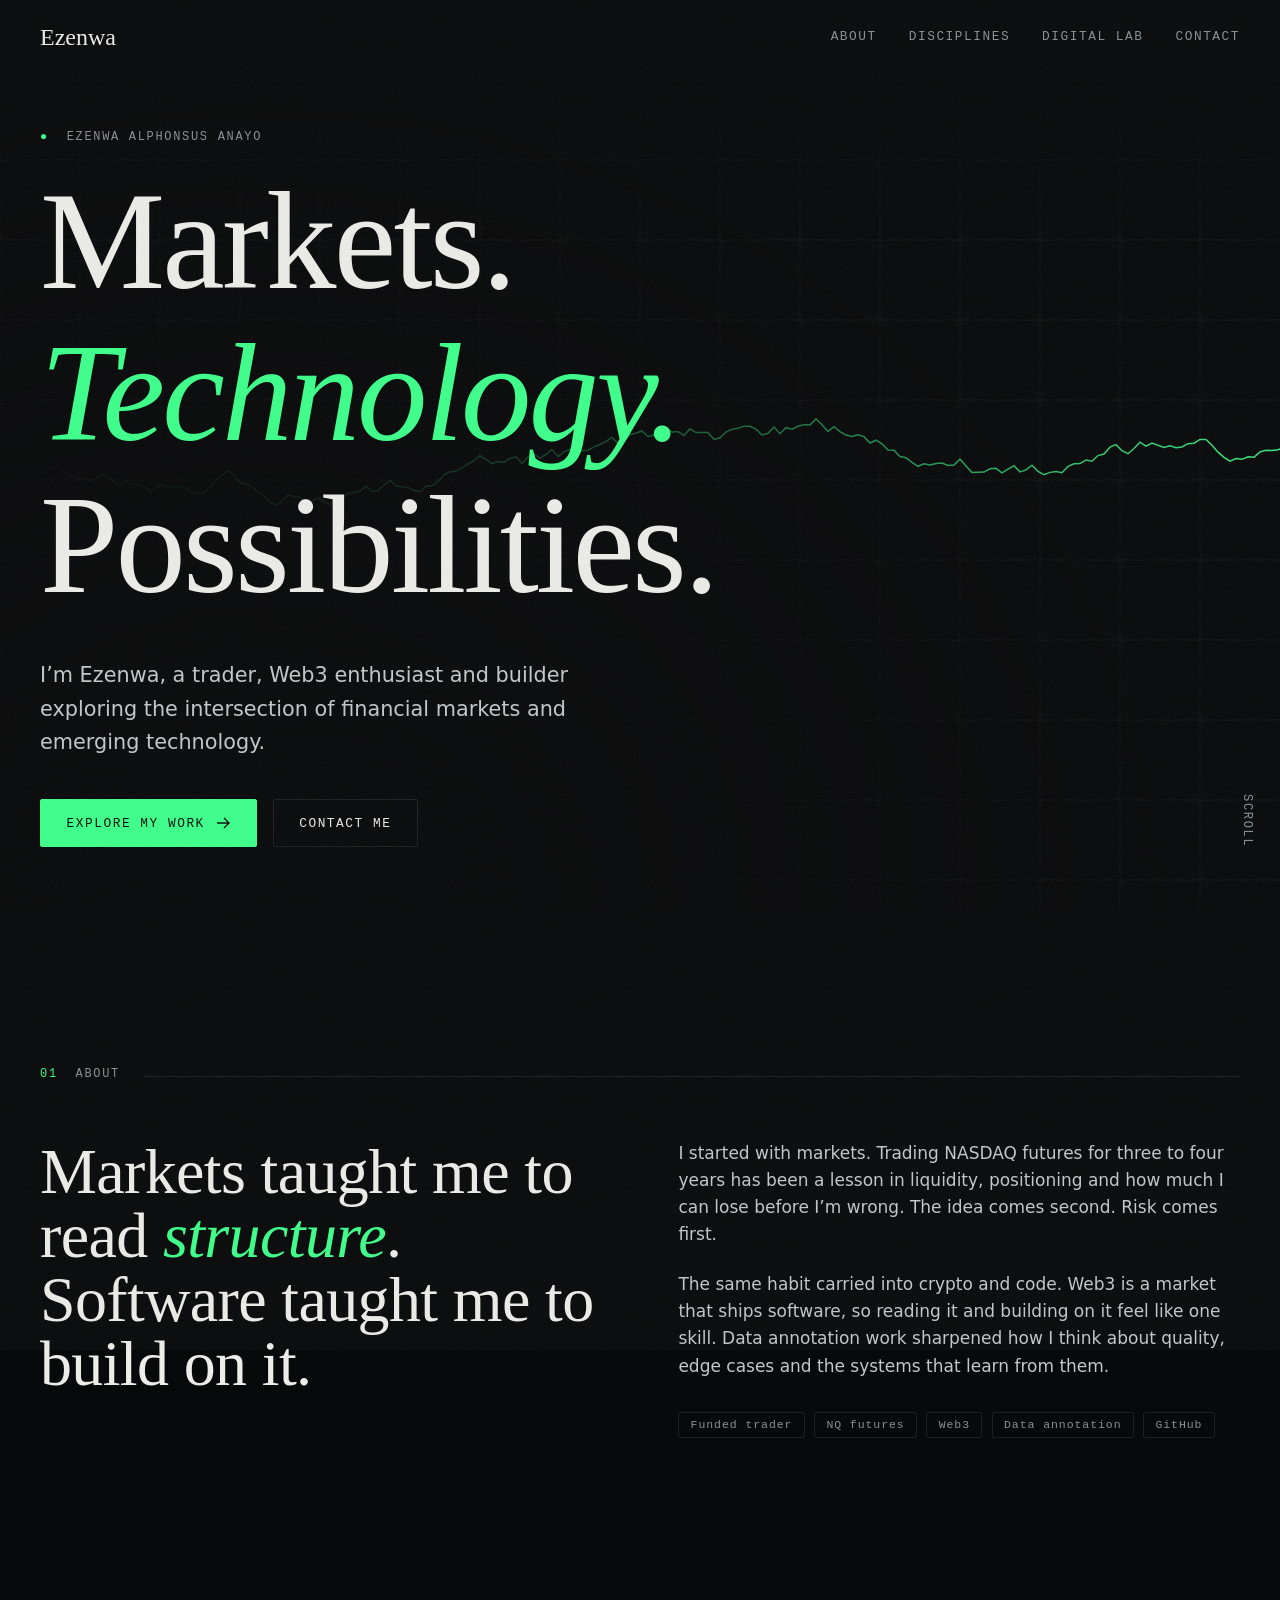
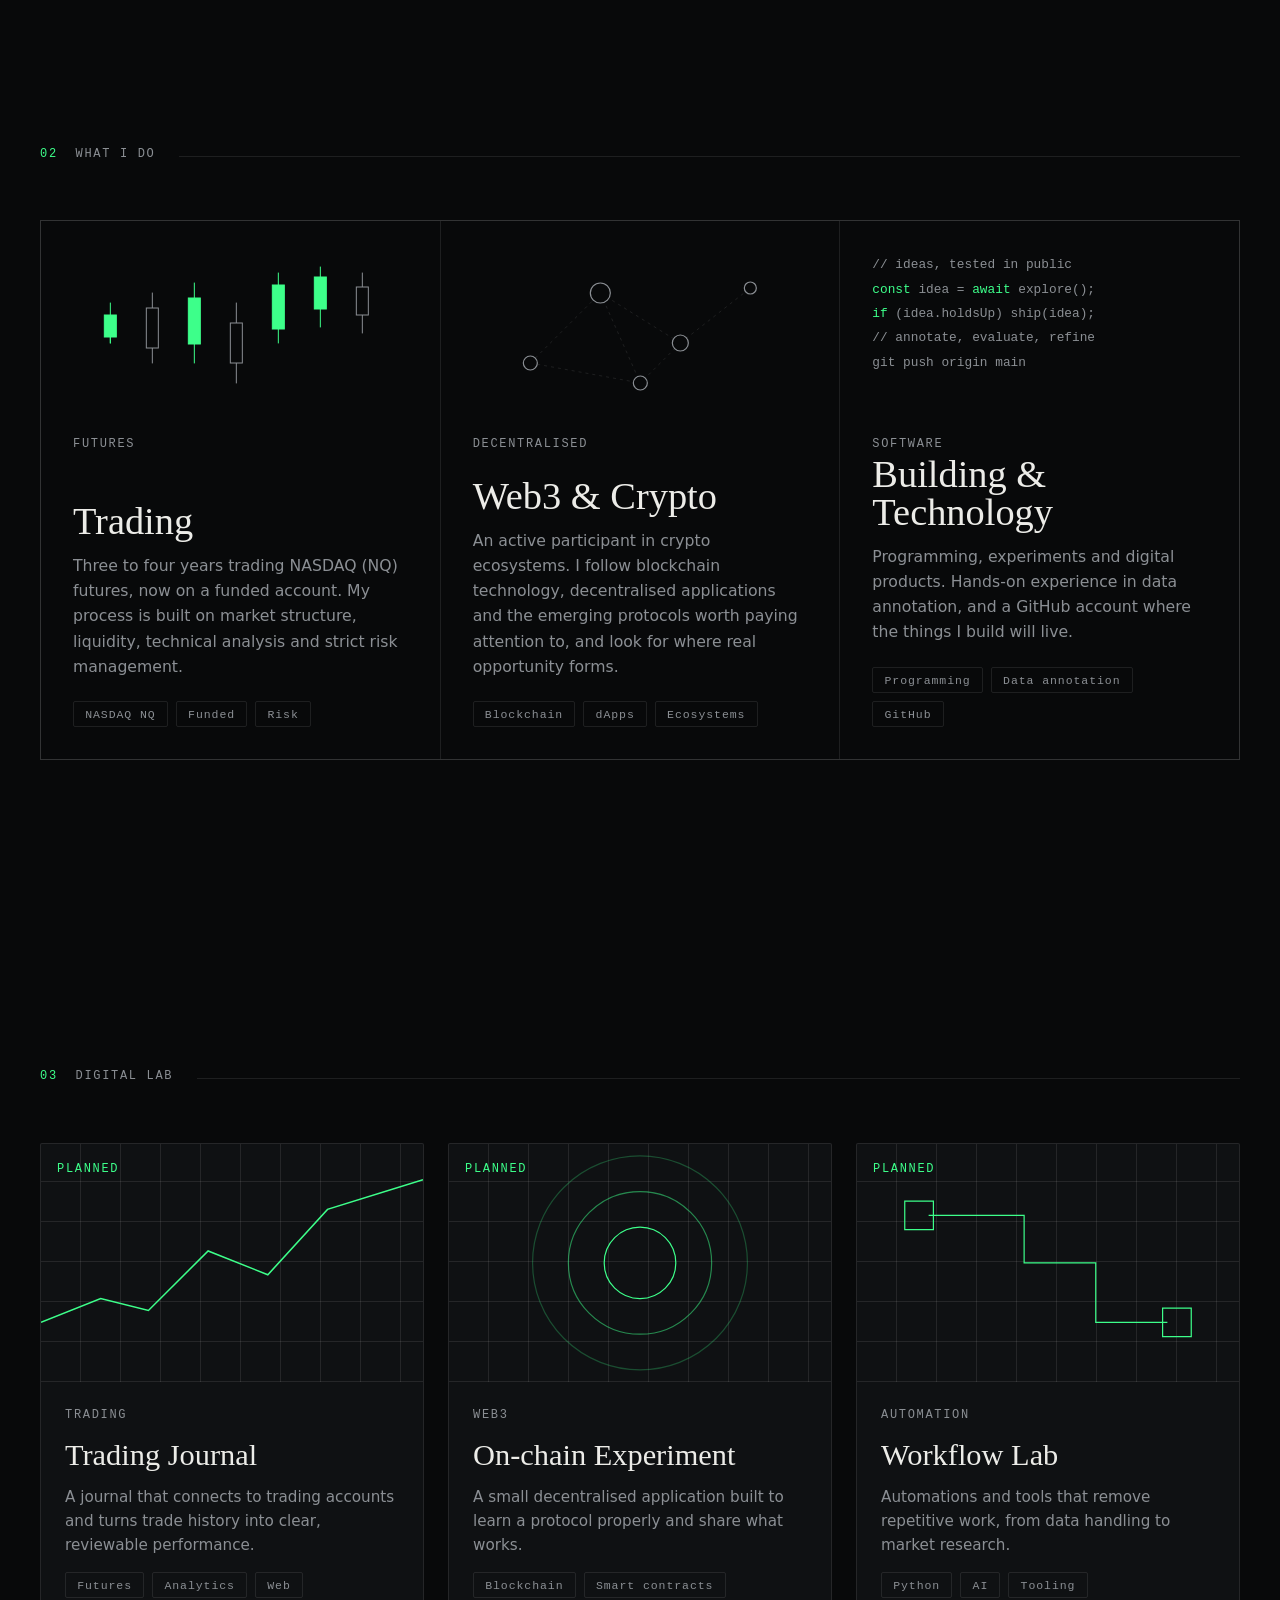
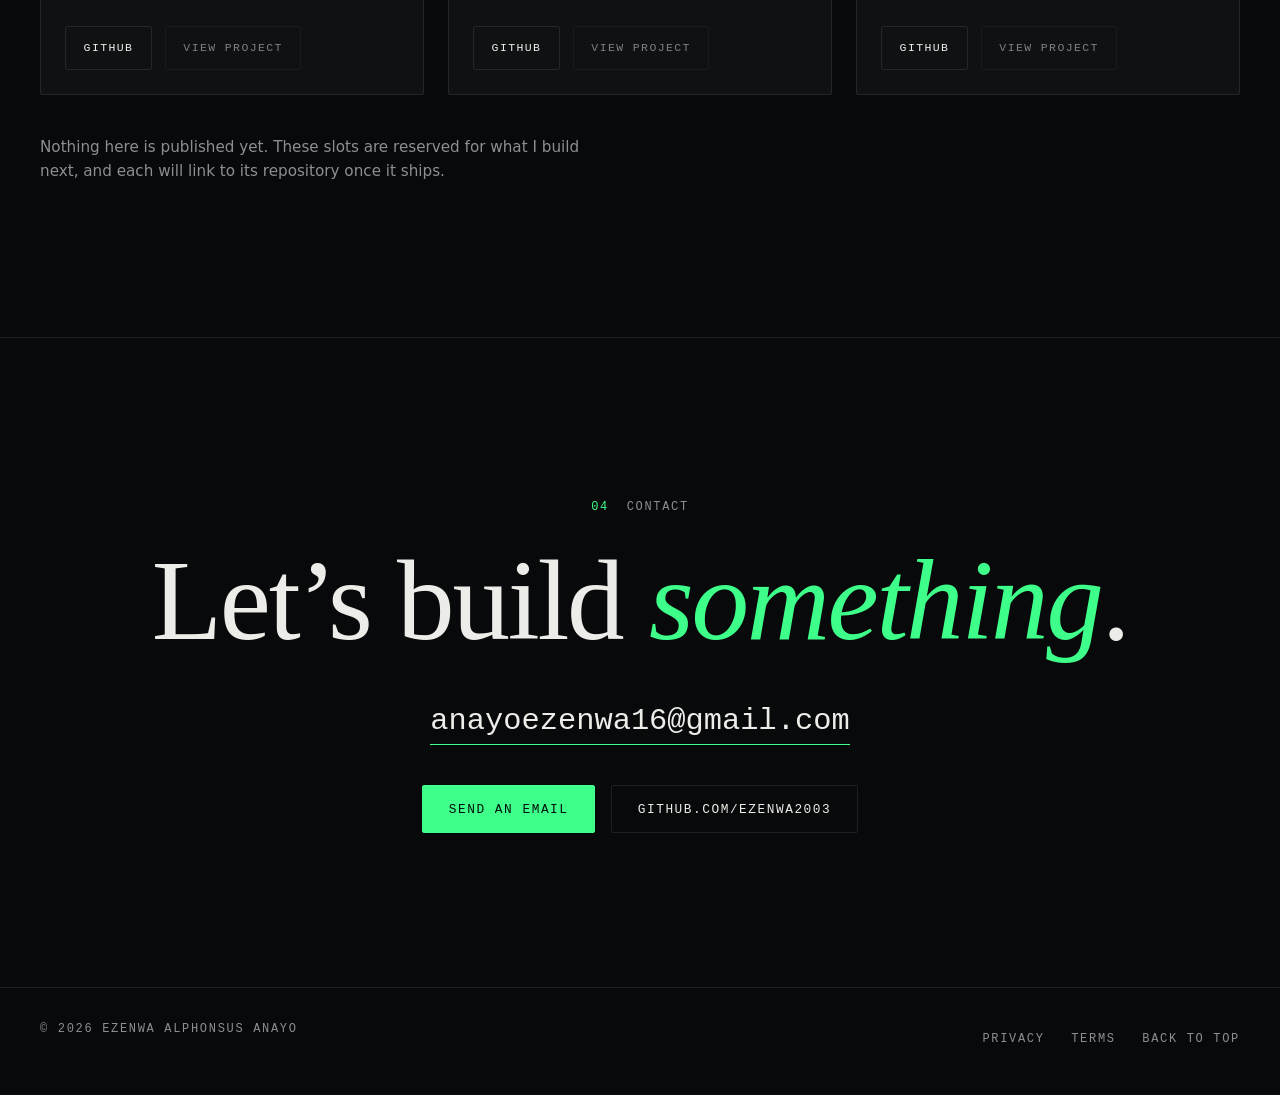
<file: index.html>
<!DOCTYPE html>
<html lang="en">
<head>
<meta charset="utf-8">
<meta name="viewport" content="width=device-width, initial-scale=1, viewport-fit=cover">
<title>Ezenwa Alphonsus Anayo | Markets. Technology. Possibilities.</title>
<meta name="description" content="Ezenwa is a futures trader, Web3 enthusiast and builder working at the intersection of financial markets and emerging technology.">
<meta http-equiv="Content-Security-Policy" content="default-src 'self'; script-src 'self' 'unsafe-inline' https://gc.zgo.at; style-src 'self' 'unsafe-inline' https://fonts.googleapis.com; font-src https://fonts.gstatic.com; img-src 'self' data: https://*.goatcounter.com; connect-src 'self' https://*.goatcounter.com; base-uri 'self'; object-src 'none'; upgrade-insecure-requests">
<meta name="referrer" content="strict-origin-when-cross-origin">
<meta name="theme-color" content="#08090a">
<link rel="canonical" href="https://ezenwa2003.github.io/">
<meta property="og:type" content="website">
<meta property="og:site_name" content="Ezenwa Alphonsus Anayo">
<meta property="og:title" content="Ezenwa Alphonsus Anayo | Markets. Technology. Possibilities.">
<meta property="og:description" content="Futures trader, Web3 enthusiast and builder exploring the intersection of financial markets and emerging technology.">
<meta property="og:url" content="https://ezenwa2003.github.io/">
<meta property="og:image" content="https://ezenwa2003.github.io/og-image.png">
<meta property="og:image:width" content="1200">
<meta property="og:image:height" content="630">
<meta property="og:image:alt" content="Ezenwa Alphonsus Anayo. Markets. Technology. Possibilities. A green price line on a dark grid.">
<meta name="twitter:card" content="summary_large_image">
<meta name="twitter:title" content="Ezenwa Alphonsus Anayo | Markets. Technology. Possibilities.">
<meta name="twitter:description" content="Futures trader, Web3 enthusiast and builder exploring financial markets and emerging technology.">
<meta name="twitter:image" content="https://ezenwa2003.github.io/og-image.png">
<link rel="icon" href="/favicon.svg" type="image/svg+xml">
<link rel="apple-touch-icon" href="/apple-touch-icon.png">
<link rel="preconnect" href="https://fonts.googleapis.com">
<link rel="preconnect" href="https://fonts.gstatic.com" crossorigin>
<link href="https://fonts.googleapis.com/css2?family=Instrument+Serif:ital@0;1&family=Inter+Tight:wght@300;400;500&family=JetBrains+Mono:wght@400&display=swap" rel="stylesheet">
<style>
:root{--bg:#08090a;--bg2:#0f1113;--ink:#ecece8;--mute:#8b8f94;--line:rgba(255,255,255,.09);--acc:#3dff8a;--serif:'Instrument Serif',Georgia,'Times New Roman',serif;--sans:'Inter Tight',system-ui,-apple-system,'Segoe UI',sans-serif;--mono:'JetBrains Mono',ui-monospace,Menlo,Consolas,monospace;--ease:cubic-bezier(.2,.7,.1,1);color-scheme:dark;box-sizing:border-box;padding-bottom:env(safe-area-inset-bottom,0px)}
*,*::before,*::after{box-sizing:border-box;margin:0}
html{scroll-behavior:smooth;scroll-padding-top:80px;background:var(--bg)}
body{background:var(--bg);color:var(--ink);font:300 1.0625rem/1.6 var(--sans);overflow-x:hidden;-webkit-font-smoothing:antialiased}
body::before{content:"";position:fixed;inset:0 0 auto;height:env(safe-area-inset-top,0px);background:var(--bg);z-index:60}
body::after{content:"";position:fixed;inset:-50%;z-index:70;pointer-events:none;opacity:.07;background-image:url("data:image/svg+xml,%3Csvg xmlns='http://www.w3.org/2000/svg' width='200' height='200'%3E%3Cfilter id='n'%3E%3CfeTurbulence type='fractalNoise' baseFrequency='.85' numOctaves='2'/%3E%3C/filter%3E%3Crect width='100%25' height='100%25' filter='url(%23n)'/%3E%3C/svg%3E");animation:gr 1.2s steps(6) infinite}
@keyframes gr{0%{transform:translate(0,0)}20%{transform:translate(-3%,2%)}40%{transform:translate(2%,-3%)}60%{transform:translate(-2%,-1%)}80%{transform:translate(3%,3%)}100%{transform:translate(0,0)}}
a{color:inherit;text-decoration:none}
:focus-visible{outline:2px solid var(--acc);outline-offset:3px}
.wrap{width:min(1200px,100% - 3rem);margin-inline:auto}
.mono{font-family:var(--mono);font-size:.75rem;letter-spacing:.14em;text-transform:uppercase;color:var(--mute)}
.mono b{color:var(--acc);font-weight:400}
h1,h2,h3{font-family:var(--serif);font-weight:400;line-height:1}
/* loader */
#ld{position:fixed;inset:0;z-index:100;background:var(--bg);display:grid;place-items:center;transition:transform 1s var(--ease)}
#ld span{font-family:var(--serif);font-size:clamp(2rem,6vw,3.5rem);display:block;overflow:hidden}
#ld i{display:block;height:1px;background:var(--acc);width:0;margin-top:1rem;animation:ln 1.1s var(--ease) forwards}
@keyframes ln{to{width:100%}}
body.ready #ld{transform:translateY(-100%)}
/* nav */
header{position:fixed;top:0;left:0;right:0;z-index:50;padding:calc(1.1rem + env(safe-area-inset-top,0px)) 0 1.1rem;mix-blend-mode:normal}
header .wrap{display:flex;justify-content:space-between;align-items:center}
.logo{font-family:var(--serif);font-size:1.5rem}
nav{display:flex;gap:2rem}
nav a,.mbtn{position:relative;font:400 .8rem var(--mono);letter-spacing:.12em;text-transform:uppercase;color:var(--mute);padding:.7rem 0;transition:color .3s}
nav a::after{content:"";position:absolute;left:0;bottom:.3rem;height:1px;width:100%;background:var(--acc);transform:scaleX(0);transform-origin:right;transition:transform .5s var(--ease)}
nav a:hover,nav a.on{color:var(--ink)}
nav a:hover::after,nav a.on::after{transform:scaleX(1);transform-origin:left}
.mbtn{display:none;background:none;border:1px solid var(--line);border-radius:2px;min-width:44px;min-height:44px;padding:0 1rem;cursor:pointer}
/* hero */
#top{position:relative;min-height:100svh;display:flex;align-items:flex-end;padding:8rem 0 4rem;overflow:hidden}
#cv{position:absolute;inset:0;width:100%;height:100%}
#top::after{content:"";position:absolute;inset:0;background:radial-gradient(ellipse at 20% 100%,var(--bg) 10%,transparent 65%),linear-gradient(var(--bg),transparent 25%);pointer-events:none}
#top .wrap{position:relative;z-index:2}
h1{font-size:clamp(3.2rem,11vw,9.5rem);letter-spacing:-.02em;margin:1.5rem 0 2rem}
h1 .ln{display:block;overflow:hidden;padding-bottom:.08em}
h1 .ln span{display:block;transform:translateY(110%);transition:transform 1.2s var(--ease)}
h1 .ln:nth-child(2) span{transition-delay:.12s;font-style:italic;color:var(--acc)}
h1 .ln:nth-child(3) span{transition-delay:.24s}
body.ready h1 .ln span{transform:none}
.sub{max-width:34rem;font-size:clamp(1.05rem,2vw,1.3rem);color:#c4c6c8}
.cta{display:flex;flex-wrap:wrap;gap:1rem;margin-top:2.5rem}
.btn{display:inline-flex;align-items:center;gap:.7rem;min-height:48px;padding:0 1.6rem;border:1px solid var(--line);border-radius:2px;font:400 .8rem var(--mono);letter-spacing:.12em;text-transform:uppercase;transition:background .4s,color .4s,border-color .4s,transform .4s var(--ease)}
.btn svg{width:14px;height:14px;transition:transform .4s var(--ease)}
.btn:hover svg{transform:translateX(4px)}
.btn.p{background:var(--acc);color:#04100a;border-color:var(--acc)}
.btn.p:hover{background:var(--ink);border-color:var(--ink)}
.btn:not(.p):hover{border-color:var(--acc);color:var(--acc)}
.scroll{position:absolute;right:1.5rem;bottom:4rem;z-index:2;writing-mode:vertical-rl}
/* sections */
section{padding:clamp(5rem,12vw,10rem) 0;position:relative}
.hd{display:flex;gap:1.5rem;align-items:baseline;margin-bottom:3.5rem}
.hd::after{content:"";flex:1;height:1px;background:var(--line);transform:scaleX(0);transform-origin:left;transition:transform 1.4s var(--ease)}
.hd.in::after{transform:none}
.rv{opacity:0;transform:translateY(28px);transition:opacity .9s var(--ease),transform .9s var(--ease);transition-delay:var(--d,0s)}
.rv.in{opacity:1;transform:none}
#about .g{display:grid;grid-template-columns:1fr 1fr;gap:clamp(2rem,6vw,6rem)}
#about h2{font-size:clamp(2.2rem,5vw,4.2rem);letter-spacing:-.01em}
#about h2 em{color:var(--acc)}
#about p+p{margin-top:1.4rem}
#about p{color:#c4c6c8}
.facts{display:flex;flex-wrap:wrap;gap:.6rem;margin-top:2rem}
.tag{font:400 .72rem var(--mono);letter-spacing:.08em;padding:.35rem .7rem;border:1px solid var(--line);border-radius:2px;color:var(--mute)}
/* what i do */
.cards{display:grid;grid-template-columns:repeat(3,1fr);gap:1px;background:var(--line);border:1px solid var(--line)}
.card{position:relative;background:var(--bg);padding:2rem;min-height:30rem;display:flex;flex-direction:column;overflow:hidden;transition:background .5s}
.card::before{content:"";position:absolute;inset:0;background:radial-gradient(420px circle at var(--mx,50%) var(--my,0%),rgba(61,255,138,.09),transparent 60%);opacity:0;transition:opacity .4s}
.card:hover::before{opacity:1}
.card>*{position:relative}
.card h3{font-size:2.4rem;margin:auto 0 .8rem}
.card p{color:var(--mute);font-size:.98rem}
.card .tags{display:flex;flex-wrap:wrap;gap:.5rem;margin-top:1.4rem}
.viz{height:150px;margin-bottom:2rem}
.viz svg{width:100%;height:100%;overflow:visible}
.cn{stroke:var(--mute);stroke-width:1;transition:stroke .5s,transform .7s var(--ease);transform-box:fill-box;transform-origin:center}
.cn.u{fill:var(--acc);stroke:var(--acc)}
.card:hover .cn{stroke:var(--acc)}
.card:hover .cn:nth-child(odd){transform:scaleY(1.25)}
.card:hover .cn:nth-child(even){transform:scaleY(.8)}
.nd{fill:var(--bg);stroke:var(--mute);stroke-width:1.2;transition:stroke .5s,fill .5s}
.ed{stroke:var(--line);stroke-width:1;stroke-dasharray:3 4;transition:stroke .5s}
.card:hover .nd{stroke:var(--acc)}.card:hover .nd.f{fill:var(--acc)}.card:hover .ed{stroke:var(--acc);animation:dash 1.5s linear infinite}
@keyframes dash{to{stroke-dashoffset:-14}}
.code{font:400 .8rem/1.9 var(--mono);color:var(--mute);white-space:pre;overflow:hidden}
.code .k{color:var(--acc)}.code .c{color:var(--mute)}
/* lab */
.lab{display:grid;grid-template-columns:repeat(3,1fr);gap:1.5rem}
.pj{border:1px solid var(--line);background:var(--bg2);border-radius:2px;display:flex;flex-direction:column;transition:border-color .5s,transform .6s var(--ease)}
.pj:hover{border-color:rgba(61,255,138,.5);transform:translateY(-6px)}
.th{aspect-ratio:16/10;position:relative;overflow:hidden;border-bottom:1px solid var(--line);background:repeating-linear-gradient(90deg,transparent 0 39px,var(--line) 39px 40px),repeating-linear-gradient(0deg,transparent 0 39px,var(--line) 39px 40px)}
.th svg{position:absolute;inset:0;width:100%;height:100%}
.th .st{position:absolute;left:1rem;top:1rem;color:var(--acc)}
.pb{padding:1.5rem;display:flex;flex-direction:column;gap:.9rem;flex:1}
.pb h3{font-size:1.9rem}
.pb p{color:var(--mute);font-size:.95rem}
.pb .tags{display:flex;flex-wrap:wrap;gap:.5rem}
.pa{display:flex;gap:.8rem;margin-top:auto;padding-top:.8rem}
.pa .btn{min-height:44px;padding:0 1.1rem;font-size:.72rem}
.btn[aria-disabled=true]{opacity:.5;pointer-events:none}
.note{margin-top:2.5rem;max-width:36rem;color:var(--mute);font-size:.95rem}
/* contact */
#contact{text-align:center;border-top:1px solid var(--line)}
#contact h2{font-size:clamp(2.6rem,9vw,7.5rem);letter-spacing:-.02em;margin:1.5rem 0 2.5rem}
#contact h2 em{color:var(--acc)}
.mail{display:inline-block;font:400 clamp(1rem,3.4vw,1.9rem) var(--mono);border-bottom:1px solid var(--acc);padding:.4rem 0;transition:color .3s}
.mail:hover{color:var(--acc)}
.cta.c{justify-content:center}
footer{padding:2rem 0 calc(2rem + env(safe-area-inset-bottom,0px));border-top:1px solid var(--line)}
footer .wrap{display:flex;justify-content:space-between;flex-wrap:wrap;gap:1rem}
footer a{display:inline-block;padding:.6rem 0}
#cc{position:fixed;left:1rem;right:1rem;bottom:calc(1rem + env(safe-area-inset-bottom,0px));z-index:90;max-width:36rem;margin-inline:auto;background:var(--bg2);border:1px solid var(--line);border-radius:2px;padding:1.1rem 1.3rem;display:flex;gap:1rem;align-items:center;flex-wrap:wrap}
#cc[hidden]{display:none}
#cc p{flex:1 1 15rem;font-size:.9rem;color:#c4c6c8}
#cc p a{text-decoration:underline;text-decoration-color:var(--acc);text-underline-offset:3px}
#cc .btn{min-height:44px;padding:0 1.2rem;cursor:pointer;background:none;color:var(--ink)}
#cc .btn.p{background:var(--acc);color:#04100a}
/* cursor */
.cur{position:fixed;left:0;top:0;width:34px;height:34px;margin:-17px 0 0 -17px;border:1px solid var(--acc);border-radius:50%;z-index:80;pointer-events:none;opacity:0;transition:width .35s var(--ease),height .35s var(--ease),margin .35s var(--ease),background .3s,opacity .3s}
.cur.on{opacity:.9}.cur.h{width:64px;height:64px;margin:-32px 0 0 -32px;background:rgba(61,255,138,.1)}
@media(max-width:900px){
 #about .g,.cards,.lab{grid-template-columns:1fr}
 .card{min-height:24rem}
 nav{position:fixed;inset:0;background:var(--bg);flex-direction:column;justify-content:center;align-items:center;gap:1.2rem;opacity:0;visibility:hidden;transition:opacity .4s,visibility .4s}
 nav a{font:400 2.4rem var(--serif);text-transform:none;letter-spacing:0;color:var(--ink)}
 nav.open{opacity:1;visibility:visible}
 .mbtn{display:block;position:relative;z-index:2}
 .scroll{display:none}
}
@media(prefers-reduced-motion:reduce){
 *,*::before,*::after{animation-duration:.01ms!important;animation-iteration-count:1!important;transition-duration:.01ms!important;scroll-behavior:auto!important}
 .rv,h1 .ln span{opacity:1;transform:none}
}
</style>
</head>
<body>
<div id="ld" aria-hidden="true"><div><span>Ezenwa</span><i></i></div></div>
<div class="cur" aria-hidden="true"></div>
<div id="cc" role="dialog" aria-label="Analytics consent" hidden><p>I would like to use privacy-friendly analytics, without cookies, to see which pages are read. <a href="/privacy.html">Privacy policy</a></p><button class="btn" id="cc-n" type="button">Decline</button><button class="btn p" id="cc-y" type="button">Accept</button></div>

<header>
 <div class="wrap">
  <a class="logo" href="#top" aria-label="Ezenwa, back to top">Ezenwa</a>
  <button class="mbtn" aria-expanded="false" aria-controls="nav">Menu</button>
  <nav id="nav" aria-label="Primary">
   <a href="#about">About</a><a href="#do">Disciplines</a><a href="#lab">Digital Lab</a><a href="#contact">Contact</a>
  </nav>
 </div>
</header>

<main>
<section id="top" aria-label="Introduction">
 <canvas id="cv" aria-hidden="true"></canvas>
 <div class="wrap">
  <p class="mono"><b>●</b>&nbsp; Ezenwa Alphonsus Anayo</p>
  <h1 aria-label="Markets. Technology. Possibilities."><span class="ln"><span>Markets.</span></span><span class="ln"><span>Technology.</span></span><span class="ln"><span>Possibilities.</span></span></h1>
  <p class="sub">I’m Ezenwa, a trader, Web3 enthusiast and builder exploring the intersection of financial markets and emerging technology.</p>
  <div class="cta">
   <a class="btn p" href="#lab">Explore my work <svg viewBox="0 0 14 14" fill="none" stroke="currentColor" stroke-width="1.4" aria-hidden="true"><path d="M1 7h12M8 2l5 5-5 5"/></svg></a>
   <a class="btn" href="#contact">Contact me</a>
  </div>
 </div>
 <span class="mono scroll">Scroll</span>
</section>

<section id="about">
 <div class="wrap">
  <div class="hd rv"><span class="mono"><b>01</b> &nbsp;About</span></div>
  <div class="g">
   <h2 class="rv">Markets taught me to read <em>structure</em>. Software taught me to build on it.</h2>
   <div class="rv" style="--d:.15s">
    <p>I started with markets. Trading NASDAQ futures for three to four years has been a lesson in liquidity, positioning and how much I can lose before I’m wrong. The idea comes second. Risk comes first.</p>
    <p>The same habit carried into crypto and code. Web3 is a market that ships software, so reading it and building on it feel like one skill. Data annotation work sharpened how I think about quality, edge cases and the systems that learn from them.</p>
    <div class="facts"><span class="tag">Funded trader</span><span class="tag">NQ futures</span><span class="tag">Web3</span><span class="tag">Data annotation</span><span class="tag">GitHub</span></div>
   </div>
  </div>
 </div>
</section>

<section id="do">
 <div class="wrap">
  <div class="hd rv"><span class="mono"><b>02</b> &nbsp;What I do</span></div>
  <div class="cards">
   <article class="card rv">
    <div class="viz"><svg viewBox="0 0 300 150" aria-hidden="true">
     <g stroke-linecap="round"><path class="cn u" d="M20 90v-40M20 80v10" /><rect class="cn u" x="14" y="62" width="12" height="22" fill="none"/>
     <path class="cn" d="M62 40v70"/><rect class="cn" x="56" y="55" width="12" height="40" fill="var(--bg)"/>
     <path class="cn u" d="M104 30v80"/><rect class="cn u" x="98" y="45" width="12" height="46" fill="none"/>
     <path class="cn" d="M146 50v80"/><rect class="cn" x="140" y="70" width="12" height="40" fill="var(--bg)"/>
     <path class="cn u" d="M188 20v70"/><rect class="cn u" x="182" y="32" width="12" height="44" fill="none"/>
     <path class="cn u" d="M230 14v60"/><rect class="cn u" x="224" y="24" width="12" height="32" fill="none"/>
     <path class="cn" d="M272 20v60"/><rect class="cn" x="266" y="34" width="12" height="28" fill="var(--bg)"/></g></svg></div>
    <span class="mono">Futures</span>
    <h3>Trading</h3>
    <p>Three to four years trading NASDAQ (NQ) futures, now on a funded account. My process is built on market structure, liquidity, technical analysis and strict risk management.</p>
    <div class="tags"><span class="tag">NASDAQ NQ</span><span class="tag">Funded</span><span class="tag">Risk</span></div>
   </article>
   <article class="card rv" style="--d:.12s">
    <div class="viz"><svg viewBox="0 0 300 150" aria-hidden="true">
     <path class="ed" d="M40 110L110 40M110 40L190 90M190 90L260 35M110 40L150 130M190 90L150 130M40 110L150 130"/>
     <circle class="nd f" cx="40" cy="110" r="7"/><circle class="nd" cx="110" cy="40" r="10"/><circle class="nd f" cx="190" cy="90" r="8"/><circle class="nd" cx="260" cy="35" r="6"/><circle class="nd" cx="150" cy="130" r="7"/></svg></div>
    <span class="mono">Decentralised</span>
    <h3>Web3 &amp; Crypto</h3>
    <p>An active participant in crypto ecosystems. I follow blockchain technology, decentralised applications and the emerging protocols worth paying attention to, and look for where real opportunity forms.</p>
    <div class="tags"><span class="tag">Blockchain</span><span class="tag">dApps</span><span class="tag">Ecosystems</span></div>
   </article>
   <article class="card rv" style="--d:.24s">
    <div class="viz"><div class="code"><span class="c">// ideas, tested in public</span>
<span class="k">const</span> idea = <span class="k">await</span> explore();
<span class="k">if</span> (idea.holdsUp) ship(idea);
<span class="c">// annotate, evaluate, refine</span>
git push origin main</div></div>
    <span class="mono">Software</span>
    <h3>Building &amp; Technology</h3>
    <p>Programming, experiments and digital products. Hands-on experience in data annotation, and a GitHub account where the things I build will live.</p>
    <div class="tags"><span class="tag">Programming</span><span class="tag">Data annotation</span><span class="tag">GitHub</span></div>
   </article>
  </div>
 </div>
</section>

<section id="lab">
 <div class="wrap">
  <div class="hd rv"><span class="mono"><b>03</b> &nbsp;Digital Lab</span></div>
  <div class="lab" id="grid">
   <article class="pj rv">
    <div class="th"><span class="mono st">Planned</span><svg viewBox="0 0 320 200" preserveAspectRatio="none" aria-hidden="true"><path d="M0 150L50 130 90 140 140 90 190 110 240 55 320 30" fill="none" stroke="#3dff8a" stroke-width="1.5" vector-effect="non-scaling-stroke"/></svg></div>
    <div class="pb"><span class="mono">Trading</span><h3>Trading Journal</h3><p>A journal that connects to trading accounts and turns trade history into clear, reviewable performance.</p>
     <div class="tags"><span class="tag">Futures</span><span class="tag">Analytics</span><span class="tag">Web</span></div>
     <div class="pa"><a class="btn" href="https://github.com/ezenwa2003" target="_blank" rel="noopener">GitHub</a><a class="btn" href="#contact" aria-disabled="true" tabindex="-1">View project</a></div></div>
   </article>
   <article class="pj rv" style="--d:.12s">
    <div class="th"><span class="mono st">Planned</span><svg viewBox="0 0 320 200" preserveAspectRatio="none" aria-hidden="true"><g fill="none" stroke="#3dff8a" stroke-width="1.2" vector-effect="non-scaling-stroke"><circle cx="160" cy="100" r="30" vector-effect="non-scaling-stroke"/><circle cx="160" cy="100" r="60" opacity=".5" vector-effect="non-scaling-stroke"/><circle cx="160" cy="100" r="90" opacity=".25" vector-effect="non-scaling-stroke"/></g></svg></div>
    <div class="pb"><span class="mono">Web3</span><h3>On-chain Experiment</h3><p>A small decentralised application built to learn a protocol properly and share what works.</p>
     <div class="tags"><span class="tag">Blockchain</span><span class="tag">Smart contracts</span></div>
     <div class="pa"><a class="btn" href="https://github.com/ezenwa2003" target="_blank" rel="noopener">GitHub</a><a class="btn" href="#contact" aria-disabled="true" tabindex="-1">View project</a></div></div>
   </article>
   <article class="pj rv" style="--d:.24s">
    <div class="th"><span class="mono st">Planned</span><svg viewBox="0 0 320 200" preserveAspectRatio="none" aria-hidden="true"><g fill="none" stroke="#3dff8a" stroke-width="1.2" vector-effect="non-scaling-stroke"><path d="M60 60h80v40h60v50h60" vector-effect="non-scaling-stroke"/><rect x="40" y="48" width="24" height="24" vector-effect="non-scaling-stroke"/><rect x="256" y="138" width="24" height="24" vector-effect="non-scaling-stroke"/></g></svg></div>
    <div class="pb"><span class="mono">Automation</span><h3>Workflow Lab</h3><p>Automations and tools that remove repetitive work, from data handling to market research.</p>
     <div class="tags"><span class="tag">Python</span><span class="tag">AI</span><span class="tag">Tooling</span></div>
     <div class="pa"><a class="btn" href="https://github.com/ezenwa2003" target="_blank" rel="noopener">GitHub</a><a class="btn" href="#contact" aria-disabled="true" tabindex="-1">View project</a></div></div>
   </article>
  </div>
  <p class="note rv">Nothing here is published yet. These slots are reserved for what I build next, and each will link to its repository once it ships.</p>
 </div>
</section>

<section id="contact">
 <div class="wrap">
  <span class="mono rv"><b>04</b> &nbsp;Contact</span>
  <h2 class="rv">Let’s build <em>something</em>.</h2>
  <a class="mail rv" href="#contact" data-u="anayoezenwa16" data-d="gmail.com">anayoezenwa16 [at] gmail [dot] com</a>
  <div class="cta c rv"><a class="btn p" href="#contact" data-u="anayoezenwa16" data-d="gmail.com">Send an email</a><a class="btn" href="https://github.com/ezenwa2003" target="_blank" rel="noopener">github.com/ezenwa2003</a></div>
 </div>
</section>
</main>

<footer><div class="wrap"><span class="mono">© <span id="yr">2026</span> Ezenwa Alphonsus Anayo</span><span class="mono"><a href="/privacy.html">Privacy</a> &nbsp; <a href="/terms.html">Terms</a> &nbsp; <a href="#top">Back to top</a></span></div></footer>

<script src="/site-config.js"></script>
<script>
(function(){
var rm=matchMedia('(prefers-reduced-motion: reduce)').matches;
document.getElementById('yr').textContent=new Date().getFullYear();
document.querySelectorAll('[data-u]').forEach(function(a){var m=a.dataset.u+'@'+a.dataset.d;a.href='mailto:'+m;if(a.classList.contains('mail'))a.textContent=m});
/* analytics: loads only if a site code is set AND the visitor accepts */
var code=(window.SITE||{}).analyticsCode,bn=document.getElementById('cc');
function load(){var t=document.createElement('script');t.async=true;t.src='https://gc.zgo.at/count.js';t.setAttribute('data-goatcounter','https://'+code+'.goatcounter.com/count');document.head.appendChild(t)}
function ch(v){try{localStorage.setItem('cc',v)}catch(e){}bn.hidden=true;if(v==='y')load()}
if(code){var c=null;try{c=localStorage.getItem('cc')}catch(e){}if(c==='y')load();else if(c!=='n')bn.hidden=false}
document.getElementById('cc-y').onclick=function(){ch('y')};document.getElementById('cc-n').onclick=function(){ch('n')};
setTimeout(function(){document.body.classList.add('ready')},rm?0:1500);
setTimeout(function(){var l=document.getElementById('ld');if(l)l.style.display='none'},rm?50:2700);
/* reveal + active nav */
var io=new IntersectionObserver(function(es){es.forEach(function(e){if(e.isIntersecting){e.target.classList.add('in');io.unobserve(e.target)}})},{threshold:.15});
document.querySelectorAll('.rv,.hd').forEach(function(el){io.observe(el)});
var links=document.querySelectorAll('nav a');
var so=new IntersectionObserver(function(es){es.forEach(function(e){if(e.isIntersecting){links.forEach(function(a){a.classList.toggle('on',a.getAttribute('href')==='#'+e.target.id)})}})},{rootMargin:'-45% 0px -50% 0px'});
document.querySelectorAll('main section[id]').forEach(function(s){so.observe(s)});
/* mobile menu */
var nav=document.getElementById('nav'),mb=document.querySelector('.mbtn');
function tog(o){nav.classList.toggle('open',o);mb.setAttribute('aria-expanded',o);mb.textContent=o?'Close':'Menu'}
mb.addEventListener('click',function(){tog(!nav.classList.contains('open'))});
links.forEach(function(a){a.addEventListener('click',function(){tog(false)})});
document.addEventListener('keydown',function(e){if(e.key==='Escape')tog(false)});
/* card spotlight */
document.querySelectorAll('.card').forEach(function(c){c.addEventListener('pointermove',function(e){var r=c.getBoundingClientRect();c.style.setProperty('--mx',(e.clientX-r.left)+'px');c.style.setProperty('--my',(e.clientY-r.top)+'px')})});
/* cursor (fine pointers only) */
if(!rm&&matchMedia('(hover:hover) and (pointer:fine)').matches){
 var cu=document.querySelector('.cur'),x=0,y=0,tx=0,ty=0;
 addEventListener('pointermove',function(e){tx=e.clientX;ty=e.clientY;cu.classList.add('on')});
 document.addEventListener('pointerover',function(e){cu.classList.toggle('h',!!e.target.closest('a,button,.card,.pj'))});
 (function f(){x+=(tx-x)*.18;y+=(ty-y)*.18;cu.style.transform='translate('+x+'px,'+y+'px)';requestAnimationFrame(f)})();
}
/* hero: live price line */
var cv=document.getElementById('cv'),cx=cv.getContext('2d'),W,H,pts=[],vis=true,step=6;
function size(){var d=Math.min(devicePixelRatio||1,2);W=cv.clientWidth;H=cv.clientHeight;cv.width=W*d;cv.height=H*d;cx.setTransform(d,0,0,d,0,0);var n=Math.ceil(W/step)+2,v=pts.length?pts[pts.length-1]:H*.45;pts=[];for(var i=0;i<n;i++){v+=(Math.random()-.5)*14;v=Math.max(H*.2,Math.min(H*.7,v));pts.push(v)}}
function draw(t){
 cx.clearRect(0,0,W,H);
 cx.strokeStyle='rgba(255,255,255,.045)';cx.lineWidth=1;
 for(var gx=0;gx<W;gx+=80){cx.beginPath();cx.moveTo(gx,0);cx.lineTo(gx,H);cx.stroke()}
 for(var gy=0;gy<H;gy+=80){cx.beginPath();cx.moveTo(0,gy);cx.lineTo(W,gy);cx.stroke()}
 var g=cx.createLinearGradient(0,0,W,0);g.addColorStop(0,'rgba(61,255,138,0)');g.addColorStop(1,'rgba(61,255,138,.9)');
 cx.strokeStyle=g;cx.lineWidth=1.5;cx.beginPath();
 for(var i=0;i<pts.length;i++){var px=i*step,py=pts[i];i?cx.lineTo(px,py):cx.moveTo(px,py)}
 cx.stroke();
 var lx=(pts.length-1)*step,ly=pts[pts.length-1],p=(Math.sin(t/400)+1)/2;
 cx.fillStyle='#3dff8a';cx.beginPath();cx.arc(lx,ly,3,0,7);cx.fill();
 cx.strokeStyle='rgba(61,255,138,'+(.4-.3*p)+')';cx.beginPath();cx.arc(lx,ly,6+p*10,0,7);cx.stroke();
}
var last=0;
function loop(t){
 if(vis&&t-last>70){last=t;var v=pts[pts.length-1]+(Math.random()-.5)*16;v=Math.max(H*.2,Math.min(H*.7,v));pts.push(v);pts.shift()}
 if(vis)draw(t);
 requestAnimationFrame(loop);
}
size();addEventListener('resize',size);
new IntersectionObserver(function(e){vis=e[0].isIntersecting}).observe(cv);
if(rm){draw(0)}else{requestAnimationFrame(loop)}
})();
</script>
</body>
</html>
</file>
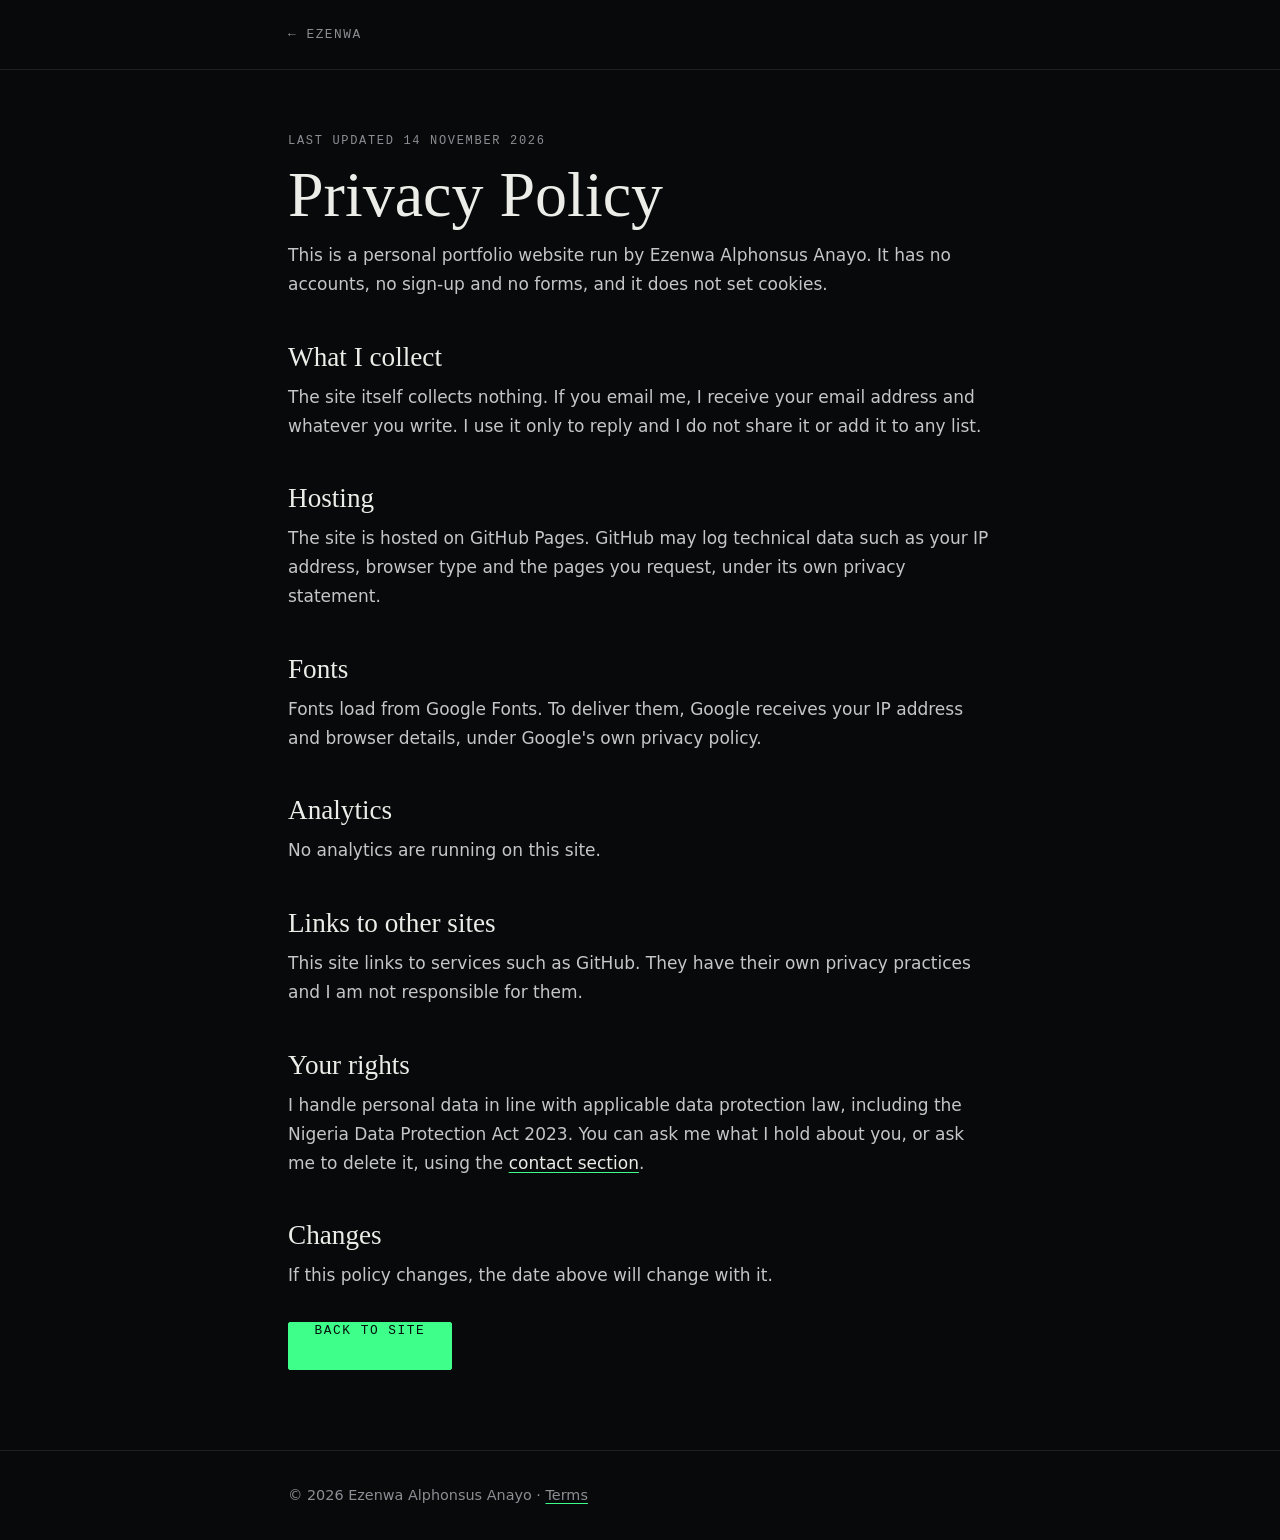
<file: privacy.html>
<!DOCTYPE html>
<html lang="en"><head>
<meta charset="utf-8">
<meta name="viewport" content="width=device-width, initial-scale=1, viewport-fit=cover">
<meta http-equiv="Content-Security-Policy" content="default-src 'self'; script-src 'self' 'unsafe-inline' https://gc.zgo.at; style-src 'self' 'unsafe-inline' https://fonts.googleapis.com; font-src https://fonts.gstatic.com; img-src 'self' data: https://*.goatcounter.com; connect-src 'self' https://*.goatcounter.com; base-uri 'self'; object-src 'none'; upgrade-insecure-requests">
<meta name="referrer" content="strict-origin-when-cross-origin">
<meta name="theme-color" content="#08090a">
<link rel="icon" href="/favicon.svg" type="image/svg+xml">
<link rel="apple-touch-icon" href="/apple-touch-icon.png">
<link rel="preconnect" href="https://fonts.googleapis.com">
<link rel="preconnect" href="https://fonts.gstatic.com" crossorigin>
<link href="https://fonts.googleapis.com/css2?family=Instrument+Serif:ital@0;1&family=Inter+Tight:wght@300;400;500&family=JetBrains+Mono:wght@400&display=swap" rel="stylesheet">
<link rel="stylesheet" href="/legal.css">
<title>Privacy Policy | Ezenwa Alphonsus Anayo</title>
<meta name="description" content="How ezenwa2003.github.io handles personal data: what is collected, why, and your choices.">
<link rel="canonical" href="https://ezenwa2003.github.io/privacy.html">
</head><body>
<header><div class="w"><a href="/">&larr; Ezenwa</a></div></header>
<main class="w">
<p class="meta">Last updated 14 November 2026</p>
<h1>Privacy Policy</h1>
<p>This is a personal portfolio website run by Ezenwa Alphonsus Anayo. It has no accounts, no sign-up and no forms, and it does not set cookies.</p>
<h2>What I collect</h2>
<p>The site itself collects nothing. If you email me, I receive your email address and whatever you write. I use it only to reply and I do not share it or add it to any list.</p>
<h2>Hosting</h2>
<p>The site is hosted on GitHub Pages. GitHub may log technical data such as your IP address, browser type and the pages you request, under its own privacy statement.</p>
<h2>Fonts</h2>
<p>Fonts load from Google Fonts. To deliver them, Google receives your IP address and browser details, under Google's own privacy policy.</p>
<section id="noan"><h2>Analytics</h2><p>No analytics are running on this site.</p></section>
<section id="an" hidden><h2>Analytics</h2>
<p>If you accept in the banner, the site uses GoatCounter, a privacy-focused analytics service. It counts page views and records the referring page, browser, screen size and country. According to the provider it uses no cookies and does not build profiles of visitors. If you decline, nothing is loaded. Your choice is stored in your browser's local storage and you can clear it at any time.</p></section>
<h2>Links to other sites</h2>
<p>This site links to services such as GitHub. They have their own privacy practices and I am not responsible for them.</p>
<h2>Your rights</h2>
<p>I handle personal data in line with applicable data protection law, including the Nigeria Data Protection Act 2023. You can ask me what I hold about you, or ask me to delete it, using the <a href="/#contact">contact section</a>.</p>
<h2>Changes</h2>
<p>If this policy changes, the date above will change with it.</p>
<a class="btn" href="/">Back to site</a>
</main>
<footer><div class="w">&copy; <span id="y">2026</span> Ezenwa Alphonsus Anayo &middot; <a href="/terms.html">Terms</a></div></footer>
<script src="/site-config.js"></script>
<script>var a=window.SITE&&window.SITE.analyticsCode;if(a){document.getElementById('an').hidden=false;document.getElementById('noan').hidden=true}document.getElementById('y').textContent=new Date().getFullYear()</script>
</body></html>
</file>
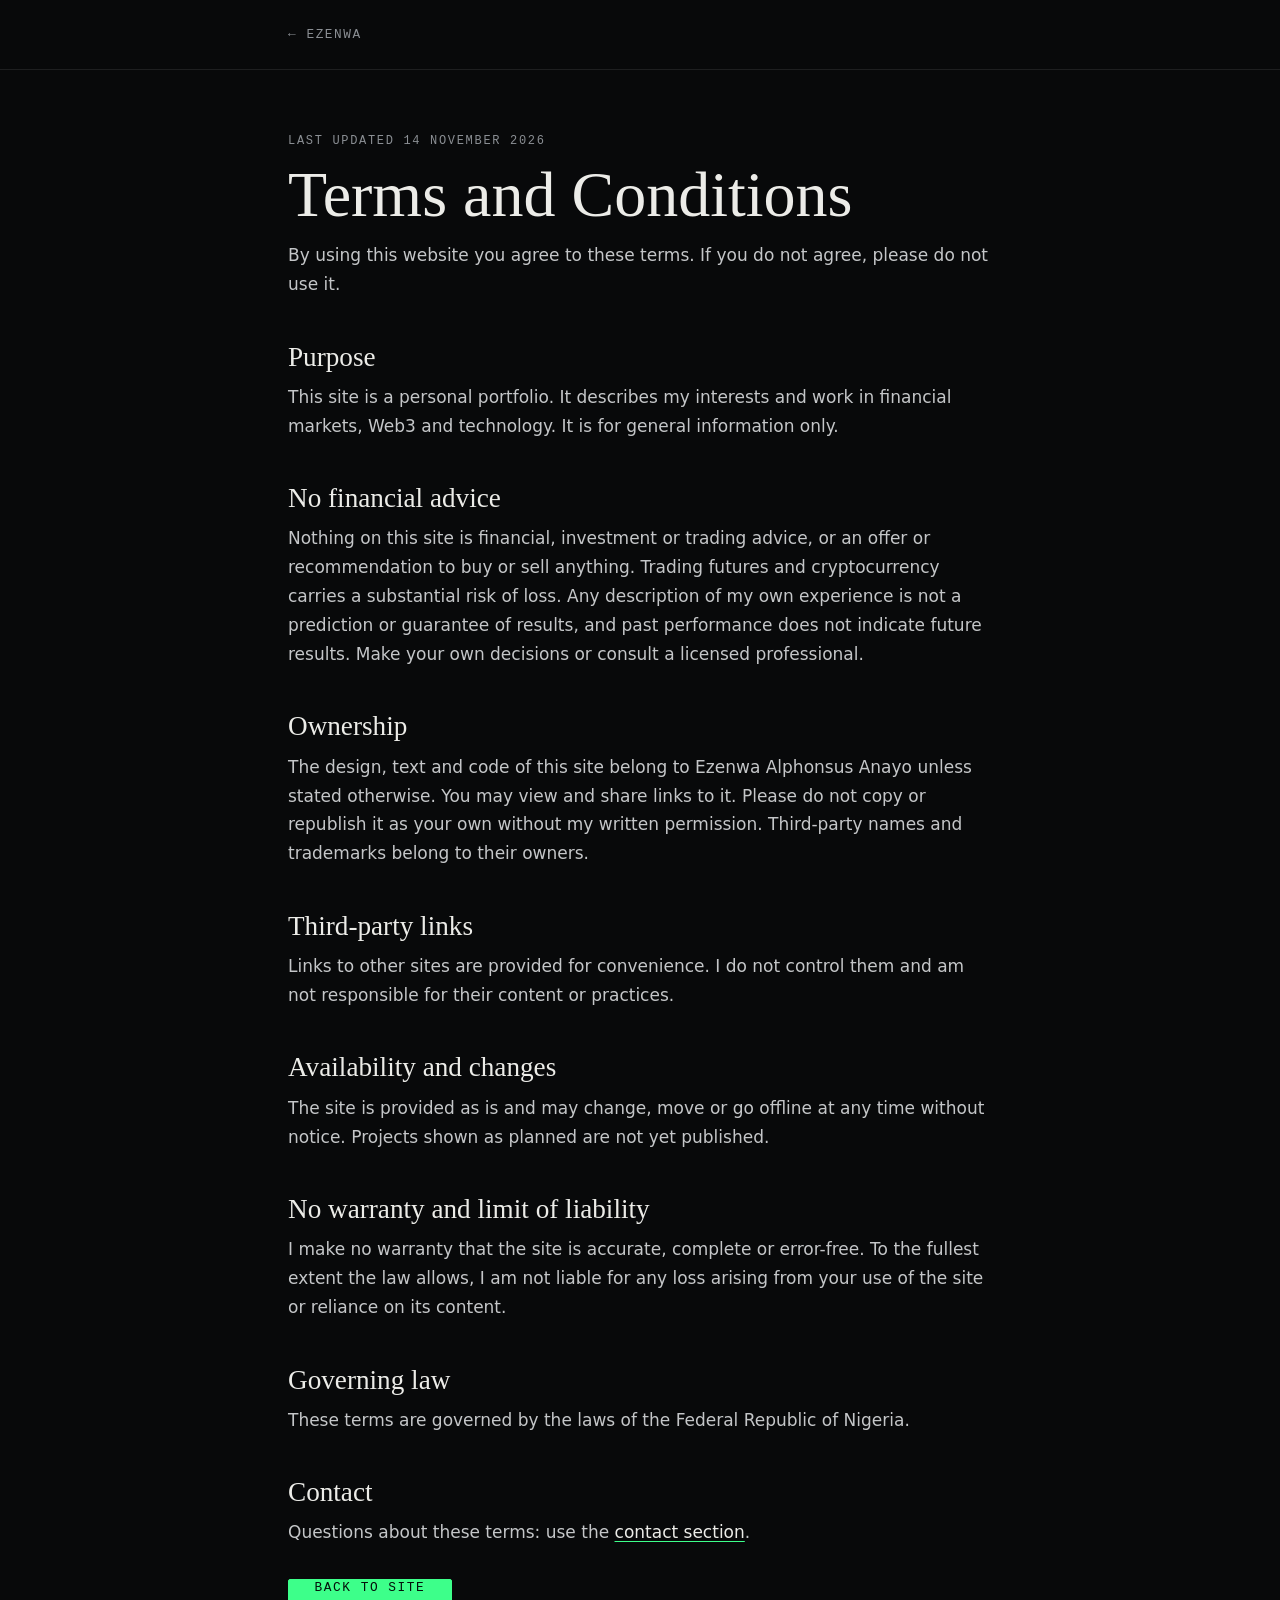
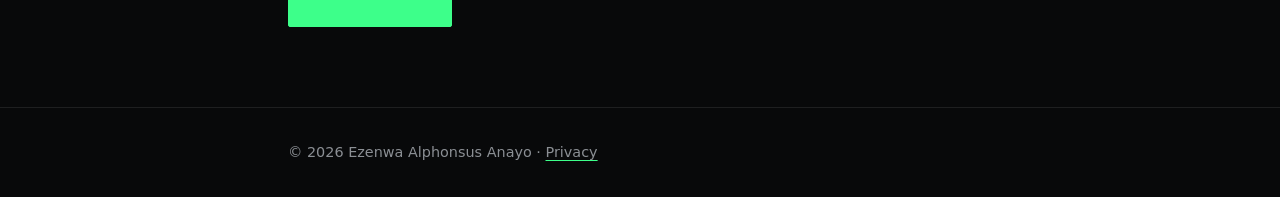
<file: terms.html>
<!DOCTYPE html>
<html lang="en"><head>
<meta charset="utf-8">
<meta name="viewport" content="width=device-width, initial-scale=1, viewport-fit=cover">
<meta http-equiv="Content-Security-Policy" content="default-src 'self'; script-src 'self' 'unsafe-inline' https://gc.zgo.at; style-src 'self' 'unsafe-inline' https://fonts.googleapis.com; font-src https://fonts.gstatic.com; img-src 'self' data: https://*.goatcounter.com; connect-src 'self' https://*.goatcounter.com; base-uri 'self'; object-src 'none'; upgrade-insecure-requests">
<meta name="referrer" content="strict-origin-when-cross-origin">
<meta name="theme-color" content="#08090a">
<link rel="icon" href="/favicon.svg" type="image/svg+xml">
<link rel="apple-touch-icon" href="/apple-touch-icon.png">
<link rel="preconnect" href="https://fonts.googleapis.com">
<link rel="preconnect" href="https://fonts.gstatic.com" crossorigin>
<link href="https://fonts.googleapis.com/css2?family=Instrument+Serif:ital@0;1&family=Inter+Tight:wght@300;400;500&family=JetBrains+Mono:wght@400&display=swap" rel="stylesheet">
<link rel="stylesheet" href="/legal.css">
<title>Terms and Conditions | Ezenwa Alphonsus Anayo</title>
<meta name="description" content="Terms of use for ezenwa2003.github.io, including the notice that nothing on the site is financial advice.">
<link rel="canonical" href="https://ezenwa2003.github.io/terms.html">
</head><body>
<header><div class="w"><a href="/">&larr; Ezenwa</a></div></header>
<main class="w">
<p class="meta">Last updated 14 November 2026</p>
<h1>Terms and Conditions</h1>
<p>By using this website you agree to these terms. If you do not agree, please do not use it.</p>
<h2>Purpose</h2>
<p>This site is a personal portfolio. It describes my interests and work in financial markets, Web3 and technology. It is for general information only.</p>
<h2>No financial advice</h2>
<p>Nothing on this site is financial, investment or trading advice, or an offer or recommendation to buy or sell anything. Trading futures and cryptocurrency carries a substantial risk of loss. Any description of my own experience is not a prediction or guarantee of results, and past performance does not indicate future results. Make your own decisions or consult a licensed professional.</p>
<h2>Ownership</h2>
<p>The design, text and code of this site belong to Ezenwa Alphonsus Anayo unless stated otherwise. You may view and share links to it. Please do not copy or republish it as your own without my written permission. Third-party names and trademarks belong to their owners.</p>
<h2>Third-party links</h2>
<p>Links to other sites are provided for convenience. I do not control them and am not responsible for their content or practices.</p>
<h2>Availability and changes</h2>
<p>The site is provided as is and may change, move or go offline at any time without notice. Projects shown as planned are not yet published.</p>
<h2>No warranty and limit of liability</h2>
<p>I make no warranty that the site is accurate, complete or error-free. To the fullest extent the law allows, I am not liable for any loss arising from your use of the site or reliance on its content.</p>
<h2>Governing law</h2>
<p>These terms are governed by the laws of the Federal Republic of Nigeria.</p>
<h2>Contact</h2>
<p>Questions about these terms: use the <a href="/#contact">contact section</a>.</p>
<a class="btn" href="/">Back to site</a>
</main>
<footer><div class="w">&copy; <span id="y">2026</span> Ezenwa Alphonsus Anayo &middot; <a href="/privacy.html">Privacy</a></div></footer>
<script>document.getElementById('y').textContent=new Date().getFullYear()</script>
</body></html>
</file>
<file: legal.css>
:root{--bg:#08090a;--bg2:#0f1113;--ink:#ecece8;--mute:#8b8f94;--line:rgba(255,255,255,.09);--acc:#3dff8a;color-scheme:dark;padding-top:env(safe-area-inset-top,0px);padding-bottom:env(safe-area-inset-bottom,0px);box-sizing:border-box}
*{box-sizing:border-box;margin:0}
html{background:var(--bg)}
body{background:var(--bg);color:#c4c6c8;font:300 1.0625rem/1.7 'Inter Tight',system-ui,-apple-system,'Segoe UI',sans-serif;-webkit-font-smoothing:antialiased}
a{color:var(--ink);text-underline-offset:3px;text-decoration-color:var(--acc)}
a:hover{color:var(--acc)}
:focus-visible{outline:2px solid var(--acc);outline-offset:3px}
.w{width:min(44rem,100% - 3rem);margin-inline:auto}
header{padding:1rem 0;border-bottom:1px solid var(--line)}
header a{display:inline-block;padding:.7rem 0;font:400 .8rem 'JetBrains Mono',ui-monospace,Menlo,monospace;letter-spacing:.12em;text-transform:uppercase;text-decoration:none;color:var(--mute)}
main{padding:4rem 0 5rem}
h1{font:400 clamp(2.4rem,7vw,4rem)/1.05 'Instrument Serif',Georgia,serif;color:var(--ink);margin:.8rem 0}
h2{font:400 1.7rem/1.2 'Instrument Serif',Georgia,serif;color:var(--ink);margin:2.6rem 0 .6rem}
p+p,ul{margin-top:.9rem}
ul{padding-left:1.2rem}
.meta{font:400 .75rem 'JetBrains Mono',ui-monospace,Menlo,monospace;letter-spacing:.14em;text-transform:uppercase;color:var(--mute)}
.big{font:400 clamp(6rem,24vw,12rem)/1 'Instrument Serif',Georgia,serif;color:var(--acc)}
.btn{display:inline-block;margin-top:2rem;min-height:48px;line-height:46px;padding:0 1.6rem;border:1px solid var(--acc);background:var(--acc);color:#04100a;border-radius:2px;text-decoration:none;font:400 .8rem 'JetBrains Mono',ui-monospace,monospace;letter-spacing:.12em;text-transform:uppercase}
.btn:hover{background:var(--ink);border-color:var(--ink);color:#04100a}
footer{border-top:1px solid var(--line);padding:2rem 0;font-size:.9rem;color:var(--mute)}
footer a{color:var(--mute)}
</file>
